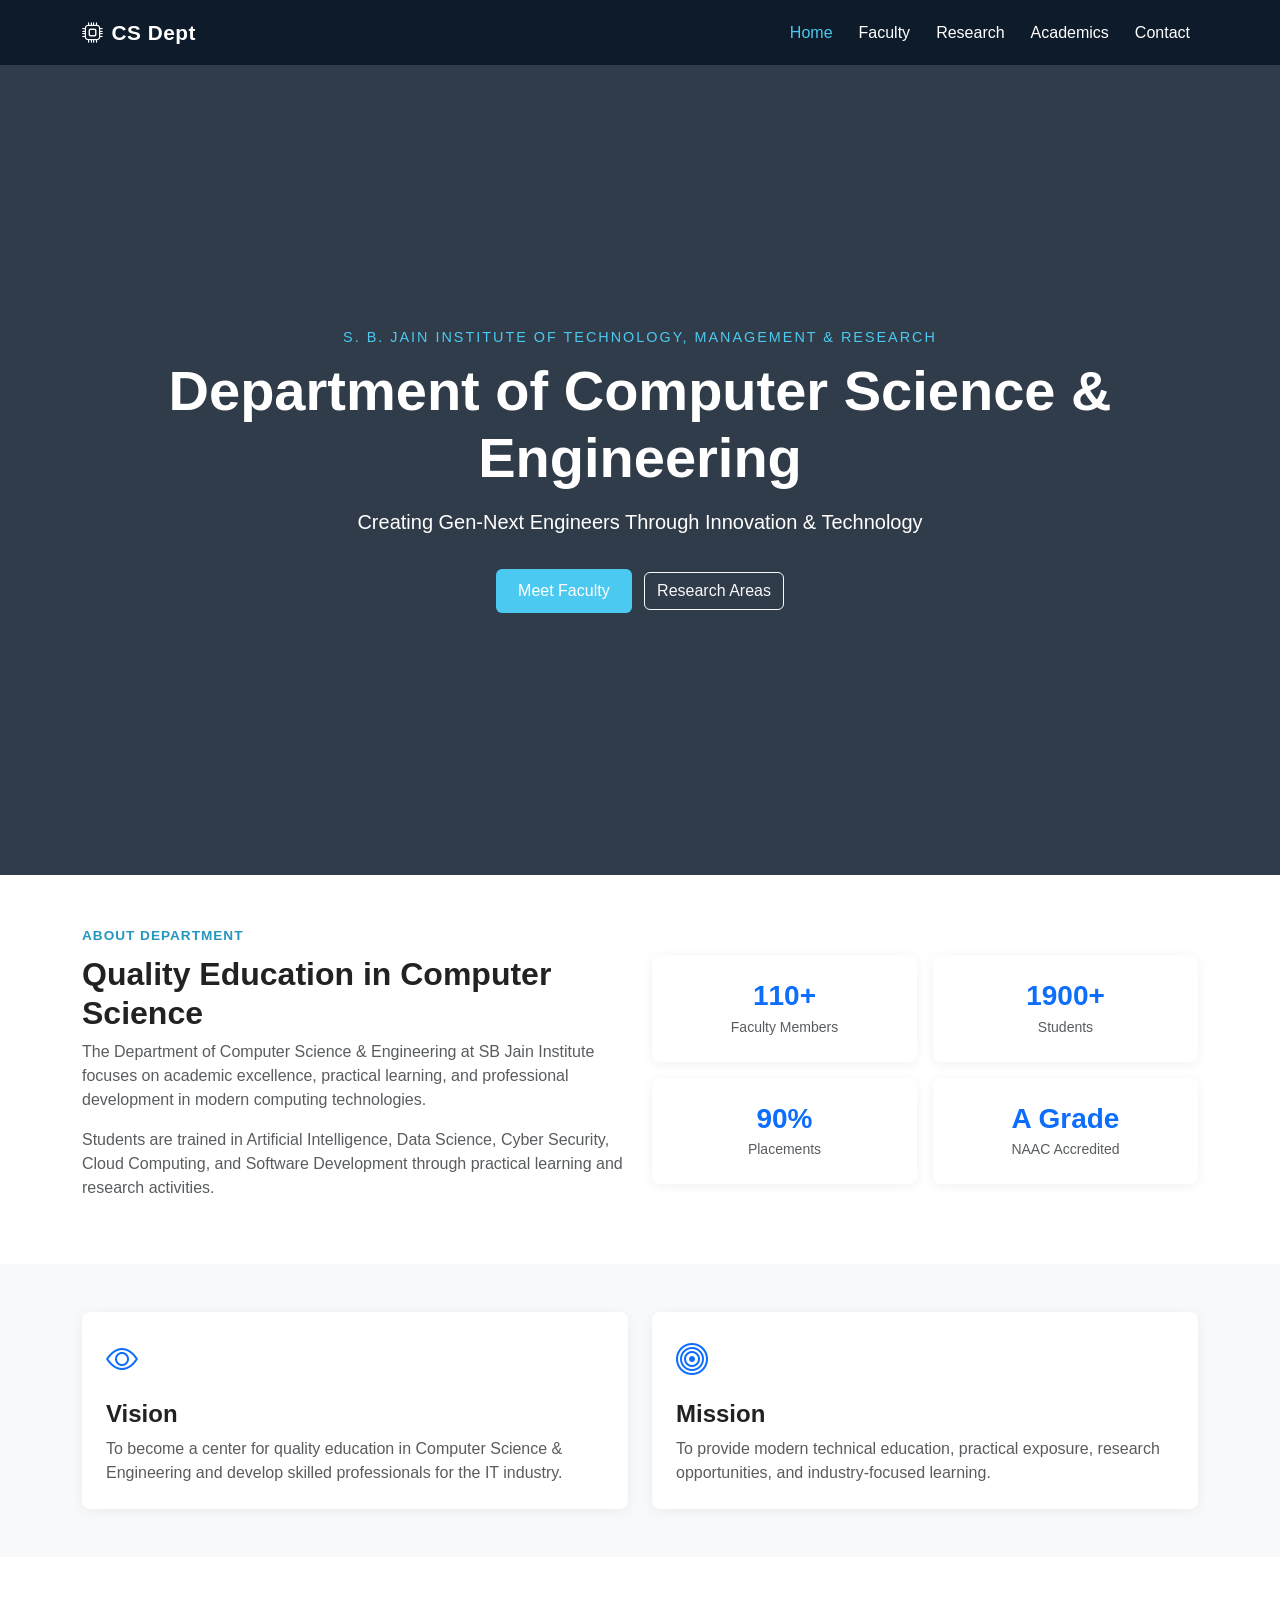
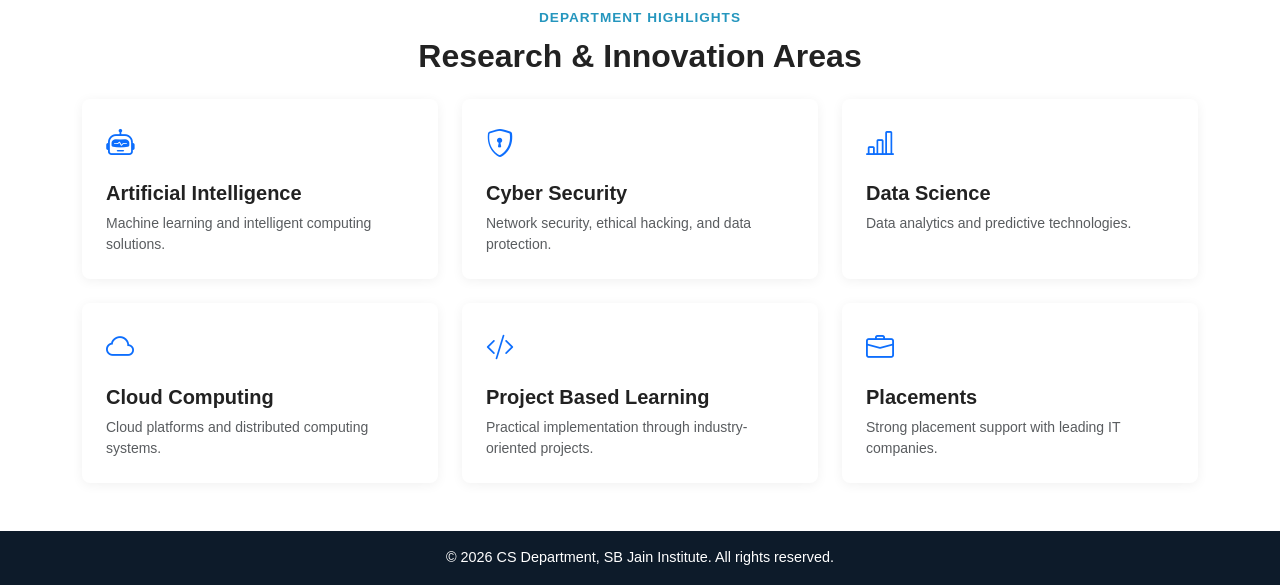
<file: index.html>
<!DOCTYPE html>
<html lang="en">
<head>
<meta charset="UTF-8">
<meta name="viewport" content="width=device-width, initial-scale=1">
<title>CS Department | SB Jain Institute</title>
<link rel="stylesheet" href="https://cdn.jsdelivr.net/npm/bootstrap@5.3.0/dist/css/bootstrap.min.css">
<link rel="stylesheet" href="https://cdn.jsdelivr.net/npm/bootstrap-icons@1.11.0/font/bootstrap-icons.css">
<link rel="stylesheet" href="style.css">
</head>
<body>
<nav class="navbar navbar-expand-lg navbar-dark sticky-top" id="mainNav">
<div class="container">
<a class="navbar-brand fw-bold" href="index.html"><i class="bi bi-cpu me-2"></i>CS Dept</a>
<button class="navbar-toggler" type="button" data-bs-toggle="collapse" data-bs-target="#navMenu">
<span class="navbar-toggler-icon"></span>
</button>
<div class="collapse navbar-collapse" id="navMenu">
<ul class="navbar-nav ms-auto">
<li class="nav-item"><a class="nav-link active" href="index.html">Home</a></li>
<li class="nav-item"><a class="nav-link" href="faculty.html">Faculty</a></li>
<li class="nav-item"><a class="nav-link" href="research.html">Research</a></li>
<li class="nav-item"><a class="nav-link" href="academics.html">Academics</a></li>
<li class="nav-item"><a class="nav-link" href="contact.html">Contact</a></li>
</ul>
</div>
</div>
</nav>
<header class="hero d-flex align-items-center">
<div class="container text-white text-center">
<p class="dept-label mb-2">S. B. Jain Institute of Technology, Management & Research</p>
<h1 class="display-4 fw-bold">Department of Computer Science & Engineering</h1>
<p class="lead mt-3">Creating Gen-Next Engineers Through Innovation & Technology</p>
<a href="faculty.html" class="btn btn-accent mt-3 me-2">Meet Faculty</a>
<a href="research.html" class="btn btn-outline-light mt-3">Research Areas</a>
</div>
</header>
<section class="py-5 bg-white">
<div class="container">
<div class="row align-items-center g-4">
<div class="col-lg-6">
<span class="section-tag">About Department</span>
<h2 class="fw-bold mt-2">Quality Education in Computer Science</h2>
<p class="text-muted">The Department of Computer Science & Engineering at SB Jain Institute focuses on academic excellence, practical learning, and professional development in modern computing technologies.</p>
<p class="text-muted">Students are trained in Artificial Intelligence, Data Science, Cyber Security, Cloud Computing, and Software Development through practical learning and research activities.</p>
</div>
<div class="col-lg-6">
<div class="row g-3">
<div class="col-6">
<div class="stat-card text-center p-4 rounded-3">
<h3 class="fw-bold text-primary mb-1">110+</h3>
<p class="mb-0 text-muted small">Faculty Members</p>
</div>
</div>
<div class="col-6">
<div class="stat-card text-center p-4 rounded-3">
<h3 class="fw-bold text-primary mb-1">1900+</h3>
<p class="mb-0 text-muted small">Students</p>
</div>
</div>
<div class="col-6">
<div class="stat-card text-center p-4 rounded-3">
<h3 class="fw-bold text-primary mb-1">90%</h3>
<p class="mb-0 text-muted small">Placements</p>
</div>
</div>
<div class="col-6">
<div class="stat-card text-center p-4 rounded-3">
<h3 class="fw-bold text-primary mb-1">A Grade</h3>
<p class="mb-0 text-muted small">NAAC Accredited</p>
</div>
</div>
</div>
</div>
</div>
</div>
</section>
<section class="py-5 bg-light">
<div class="container">
<div class="row g-4">
<div class="col-md-6">
<div class="vm-card p-4 h-100 rounded-3">
<i class="bi bi-eye fs-2 text-primary mb-3 d-block"></i>
<h4 class="fw-bold">Vision</h4>
<p class="text-muted mb-0">To become a center for quality education in Computer Science & Engineering and develop skilled professionals for the IT industry.</p>
</div>
</div>
<div class="col-md-6">
<div class="vm-card p-4 h-100 rounded-3">
<i class="bi bi-bullseye fs-2 text-primary mb-3 d-block"></i>
<h4 class="fw-bold">Mission</h4>
<p class="text-muted mb-0">To provide modern technical education, practical exposure, research opportunities, and industry-focused learning.</p>
</div>
</div>
</div>
</div>
</section>
<section class="py-5 bg-white">
<div class="container">
<div class="text-center mb-4">
<span class="section-tag">Department Highlights</span>
<h2 class="fw-bold mt-2">Research & Innovation Areas</h2>
</div>
<div class="row g-4">
<div class="col-md-4 col-sm-6">
<div class="highlight-card p-4 rounded-3 h-100">
<i class="bi bi-robot fs-3 text-primary mb-3 d-block"></i>
<h5 class="fw-bold">Artificial Intelligence</h5>
<p class="text-muted small mb-0">Machine learning and intelligent computing solutions.</p>
</div>
</div>
<div class="col-md-4 col-sm-6">
<div class="highlight-card p-4 rounded-3 h-100">
<i class="bi bi-shield-lock fs-3 text-primary mb-3 d-block"></i>
<h5 class="fw-bold">Cyber Security</h5>
<p class="text-muted small mb-0">Network security, ethical hacking, and data protection.</p>
</div>
</div>
<div class="col-md-4 col-sm-6">
<div class="highlight-card p-4 rounded-3 h-100">
<i class="bi bi-bar-chart-line fs-3 text-primary mb-3 d-block"></i>
<h5 class="fw-bold">Data Science</h5>
<p class="text-muted small mb-0">Data analytics and predictive technologies.</p>
</div>
</div>
<div class="col-md-4 col-sm-6">
<div class="highlight-card p-4 rounded-3 h-100">
<i class="bi bi-cloud fs-3 text-primary mb-3 d-block"></i>
<h5 class="fw-bold">Cloud Computing</h5>
<p class="text-muted small mb-0">Cloud platforms and distributed computing systems.</p>
</div>
</div>
<div class="col-md-4 col-sm-6">
<div class="highlight-card p-4 rounded-3 h-100">
<i class="bi bi-code-slash fs-3 text-primary mb-3 d-block"></i>
<h5 class="fw-bold">Project Based Learning</h5>
<p class="text-muted small mb-0">Practical implementation through industry-oriented projects.</p>
</div>
</div>
<div class="col-md-4 col-sm-6">
<div class="highlight-card p-4 rounded-3 h-100">
<i class="bi bi-briefcase fs-3 text-primary mb-3 d-block"></i>
<h5 class="fw-bold">Placements</h5>
<p class="text-muted small mb-0">Strong placement support with leading IT companies.</p>
</div>
</div>
</div>
</div>
</section>
<footer class="footer text-white py-3 text-center">
<p class="mb-0">© 2026 CS Department, SB Jain Institute. All rights reserved.</p>
</footer>
<script src="https://cdn.jsdelivr.net/npm/bootstrap@5.3.0/dist/js/bootstrap.bundle.min.js"></script>
<script src="script.js"></script>
</body>
</html>
</file>
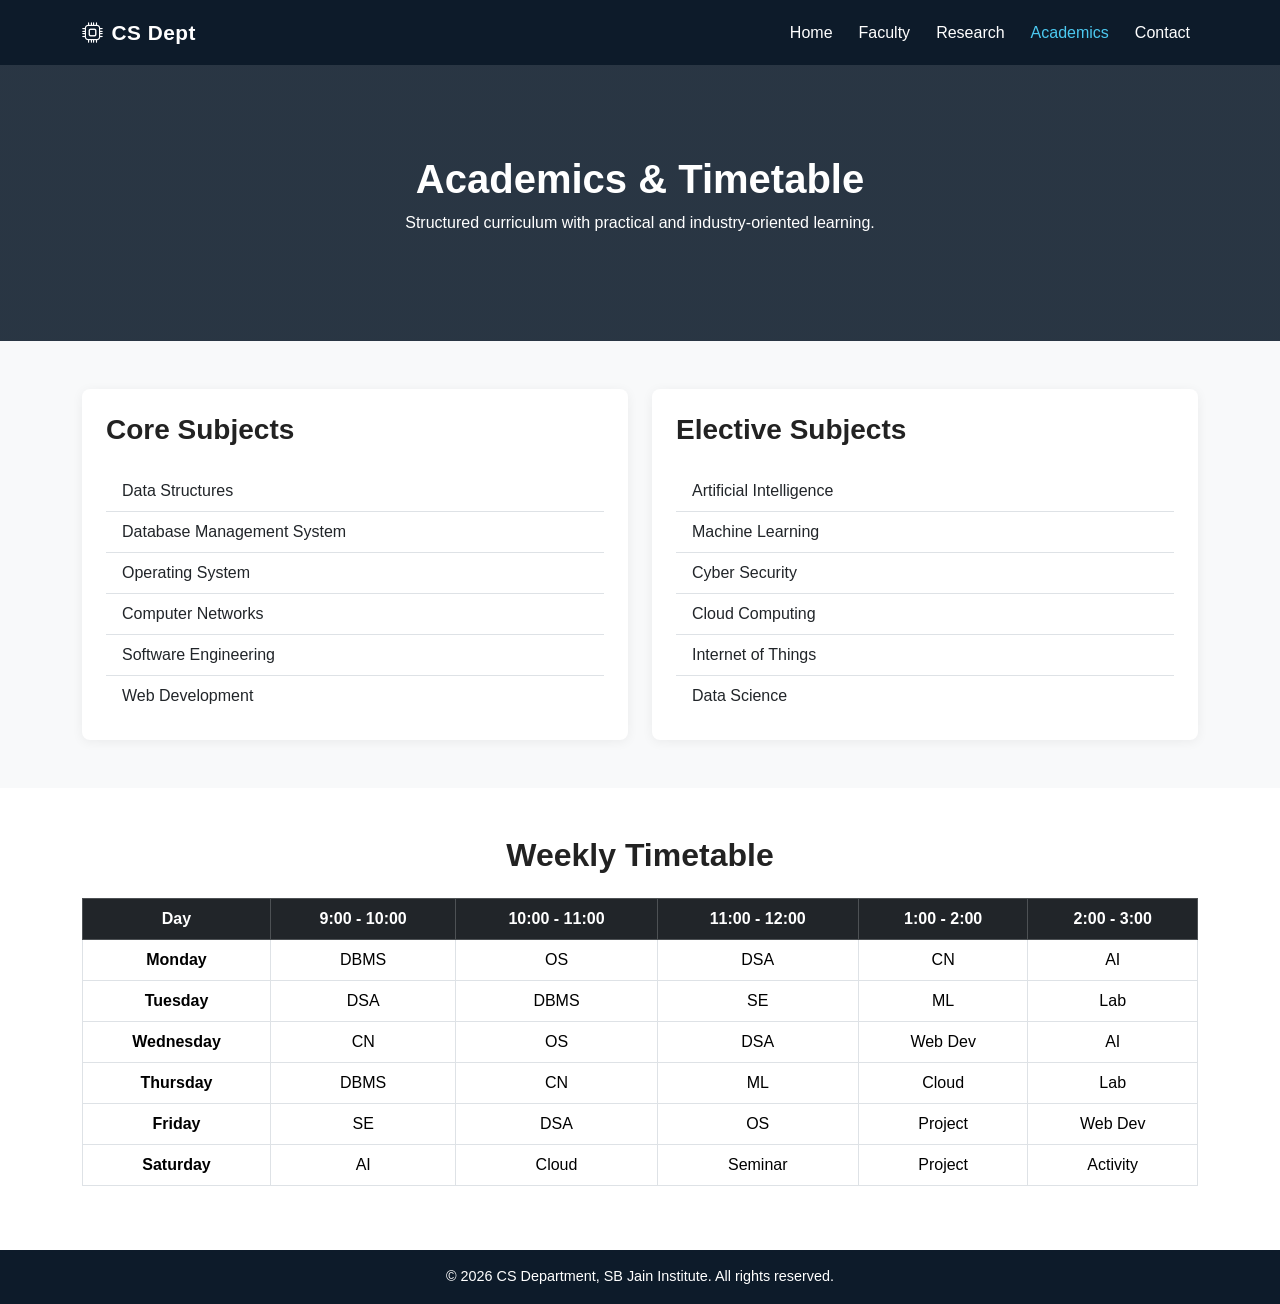
<file: academics.html>
<!DOCTYPE html>
<html lang="en">
<head>
<meta charset="UTF-8">
<meta name="viewport" content="width=device-width, initial-scale=1">
<title>Academics | SB Jain Institute</title>
<link rel="stylesheet" href="https://cdn.jsdelivr.net/npm/bootstrap@5.3.0/dist/css/bootstrap.min.css">
<link rel="stylesheet" href="https://cdn.jsdelivr.net/npm/bootstrap-icons@1.11.0/font/bootstrap-icons.css">
<link rel="stylesheet" href="style.css">
</head>
<body>
<nav class="navbar navbar-expand-lg navbar-dark sticky-top" id="mainNav">
<div class="container">
<a class="navbar-brand fw-bold" href="index.html"><i class="bi bi-cpu me-2"></i>CS Dept</a>
<button class="navbar-toggler" type="button" data-bs-toggle="collapse" data-bs-target="#navMenu">
<span class="navbar-toggler-icon"></span>
</button>
<div class="collapse navbar-collapse" id="navMenu">
<ul class="navbar-nav ms-auto">
<li class="nav-item"><a class="nav-link" href="index.html">Home</a></li>
<li class="nav-item"><a class="nav-link" href="faculty.html">Faculty</a></li>
<li class="nav-item"><a class="nav-link" href="research.html">Research</a></li>
<li class="nav-item"><a class="nav-link active" href="academics.html">Academics</a></li>
<li class="nav-item"><a class="nav-link" href="contact.html">Contact</a></li>
</ul>
</div>
</div>
</nav>
<header class="page-banner text-white text-center">
<div class="container">
<h1 class="fw-bold">Academics & Timetable</h1>
<p class="mt-2">Structured curriculum with practical and industry-oriented learning.</p>
</div>
</header>
<section class="py-5 bg-light">
<div class="container">
<div class="row g-4">
<div class="col-lg-6">
<div class="stat-card p-4 rounded-3 h-100">
<h3 class="fw-bold mb-4">Core Subjects</h3>
<ul class="list-group list-group-flush">
<li class="list-group-item">Data Structures</li>
<li class="list-group-item">Database Management System</li>
<li class="list-group-item">Operating System</li>
<li class="list-group-item">Computer Networks</li>
<li class="list-group-item">Software Engineering</li>
<li class="list-group-item">Web Development</li>
</ul>
</div>
</div>
<div class="col-lg-6">
<div class="stat-card p-4 rounded-3 h-100">
<h3 class="fw-bold mb-4">Elective Subjects</h3>
<ul class="list-group list-group-flush">
<li class="list-group-item">Artificial Intelligence</li>
<li class="list-group-item">Machine Learning</li>
<li class="list-group-item">Cyber Security</li>
<li class="list-group-item">Cloud Computing</li>
<li class="list-group-item">Internet of Things</li>
<li class="list-group-item">Data Science</li>
</ul>
</div>
</div>
</div>
</div>
</section>
<section class="py-5 bg-white">
<div class="container">
<h2 class="fw-bold text-center mb-4">Weekly Timetable</h2>
<div class="table-responsive">
<table class="table table-bordered table-hover text-center align-middle">
<thead class="table-dark">
<tr>
<th>Day</th>
<th>9:00 - 10:00</th>
<th>10:00 - 11:00</th>
<th>11:00 - 12:00</th>
<th>1:00 - 2:00</th>
<th>2:00 - 3:00</th>
</tr>
</thead>
<tbody>
<tr>
<td class="fw-bold">Monday</td>
<td>DBMS</td>
<td>OS</td>
<td>DSA</td>
<td>CN</td>
<td>AI</td>
</tr>
<tr>
<td class="fw-bold">Tuesday</td>
<td>DSA</td>
<td>DBMS</td>
<td>SE</td>
<td>ML</td>
<td>Lab</td>
</tr>
<tr>
<td class="fw-bold">Wednesday</td>
<td>CN</td>
<td>OS</td>
<td>DSA</td>
<td>Web Dev</td>
<td>AI</td>
</tr>
<tr>
<td class="fw-bold">Thursday</td>
<td>DBMS</td>
<td>CN</td>
<td>ML</td>
<td>Cloud</td>
<td>Lab</td>
</tr>
<tr>
<td class="fw-bold">Friday</td>
<td>SE</td>
<td>DSA</td>
<td>OS</td>
<td>Project</td>
<td>Web Dev</td>
</tr>
<tr>
<td class="fw-bold">Saturday</td>
<td>AI</td>
<td>Cloud</td>
<td>Seminar</td>
<td>Project</td>
<td>Activity</td>
</tr>
</tbody>
</table>
</div>
</div>
</section>
<footer class="footer text-white py-3 text-center">
<p class="mb-0">© 2026 CS Department, SB Jain Institute. All rights reserved.</p>
</footer>
<script src="https://cdn.jsdelivr.net/npm/bootstrap@5.3.0/dist/js/bootstrap.bundle.min.js"></script>
<script src="script.js"></script>
</body>
</html>
</file>
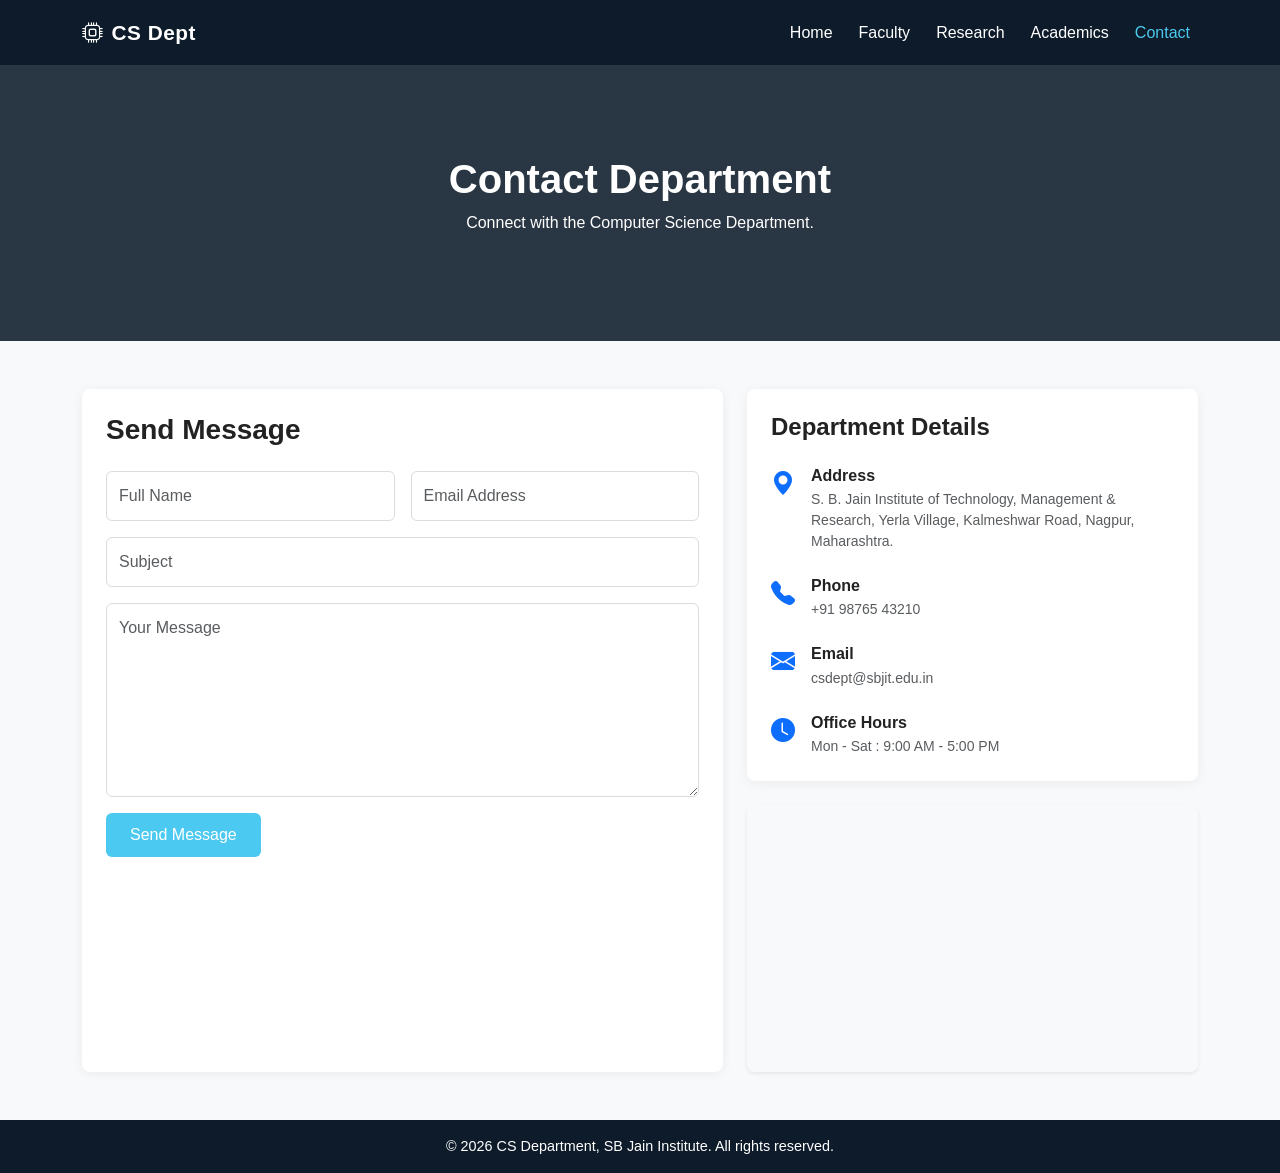
<file: contact.html>
<!DOCTYPE html>
<html lang="en">
<head>
<meta charset="UTF-8">
<meta name="viewport" content="width=device-width, initial-scale=1">
<title>Contact | SB Jain Institute</title>
<link rel="stylesheet" href="https://cdn.jsdelivr.net/npm/bootstrap@5.3.0/dist/css/bootstrap.min.css">
<link rel="stylesheet" href="https://cdn.jsdelivr.net/npm/bootstrap-icons@1.11.0/font/bootstrap-icons.css">
<link rel="stylesheet" href="style.css">
</head>
<body>
<nav class="navbar navbar-expand-lg navbar-dark sticky-top" id="mainNav">
<div class="container">
<a class="navbar-brand fw-bold" href="index.html"><i class="bi bi-cpu me-2"></i>CS Dept</a>
<button class="navbar-toggler" type="button" data-bs-toggle="collapse" data-bs-target="#navMenu">
<span class="navbar-toggler-icon"></span>
</button>
<div class="collapse navbar-collapse" id="navMenu">
<ul class="navbar-nav ms-auto">
<li class="nav-item"><a class="nav-link" href="index.html">Home</a></li>
<li class="nav-item"><a class="nav-link" href="faculty.html">Faculty</a></li>
<li class="nav-item"><a class="nav-link" href="research.html">Research</a></li>
<li class="nav-item"><a class="nav-link" href="academics.html">Academics</a></li>
<li class="nav-item"><a class="nav-link active" href="contact.html">Contact</a></li>
</ul>
</div>
</div>
</nav>
<header class="page-banner text-white text-center">
<div class="container">
<h1 class="fw-bold">Contact Department</h1>
<p class="mt-2">Connect with the Computer Science Department.</p>
</div>
</header>
<section class="py-5 bg-light">
<div class="container">
<div class="row g-4">

<div class="col-lg-7">
<div class="contact-form p-4 rounded-3 h-100">
<h3 class="fw-bold mb-4">Send Message</h3>
<form id="contactForm">
<div class="row g-3">
<div class="col-md-6">
<input type="text" class="form-control" id="name" placeholder="Full Name">
</div>
<div class="col-md-6">
<input type="email" class="form-control" id="email" placeholder="Email Address">
</div>
<div class="col-12">
<input type="text" class="form-control" id="subject" placeholder="Subject">
</div>
<div class="col-12">
<textarea class="form-control" id="message" rows="7" placeholder="Your Message"></textarea>
</div>
<div class="col-12">
<button type="submit" class="btn btn-accent px-4">Send Message</button>
</div>
</div>
</form>
<div id="formMsg" class="mt-3"></div>
</div>
</div>

<div class="col-lg-5">
<div class="contact-info p-4 rounded-3 mb-4">
<h4 class="fw-bold mb-4">Department Details</h4>

<div class="d-flex mb-4">
<i class="bi bi-geo-alt-fill fs-4 text-primary me-3"></i>
<div>
<h6 class="fw-bold mb-1">Address</h6>
<p class="text-muted small mb-0">S. B. Jain Institute of Technology, Management & Research, Yerla Village, Kalmeshwar Road, Nagpur, Maharashtra.</p>
</div>
</div>

<div class="d-flex mb-4">
<i class="bi bi-telephone-fill fs-4 text-primary me-3"></i>
<div>
<h6 class="fw-bold mb-1">Phone</h6>
<p class="text-muted small mb-0">+91 98765 43210</p>
</div>
</div>

<div class="d-flex mb-4">
<i class="bi bi-envelope-fill fs-4 text-primary me-3"></i>
<div>
<h6 class="fw-bold mb-1">Email</h6>
<p class="text-muted small mb-0">csdept@sbjit.edu.in</p>
</div>
</div>

<div class="d-flex">
<i class="bi bi-clock-fill fs-4 text-primary me-3"></i>
<div>
<h6 class="fw-bold mb-1">Office Hours</h6>
<p class="text-muted small mb-0">Mon - Sat : 9:00 AM - 5:00 PM</p>
</div>
</div>

</div>

<div class="rounded-3 overflow-hidden shadow-sm">
<iframe src="https://maps.google.com/maps?q=SB%20Jain%20Institute%20Nagpur&t=&z=15&ie=UTF8&iwloc=&output=embed" width="100%" height="260" style="border:0;" allowfullscreen loading="lazy"></iframe>
</div>

</div>

</div>
</div>
</section>
<footer class="footer text-white py-3 text-center">
<p class="mb-0">© 2026 CS Department, SB Jain Institute. All rights reserved.</p>
</footer>
<script src="https://cdn.jsdelivr.net/npm/bootstrap@5.3.0/dist/js/bootstrap.bundle.min.js"></script>
<script src="script.js"></script>
</body>
</html>
</file>
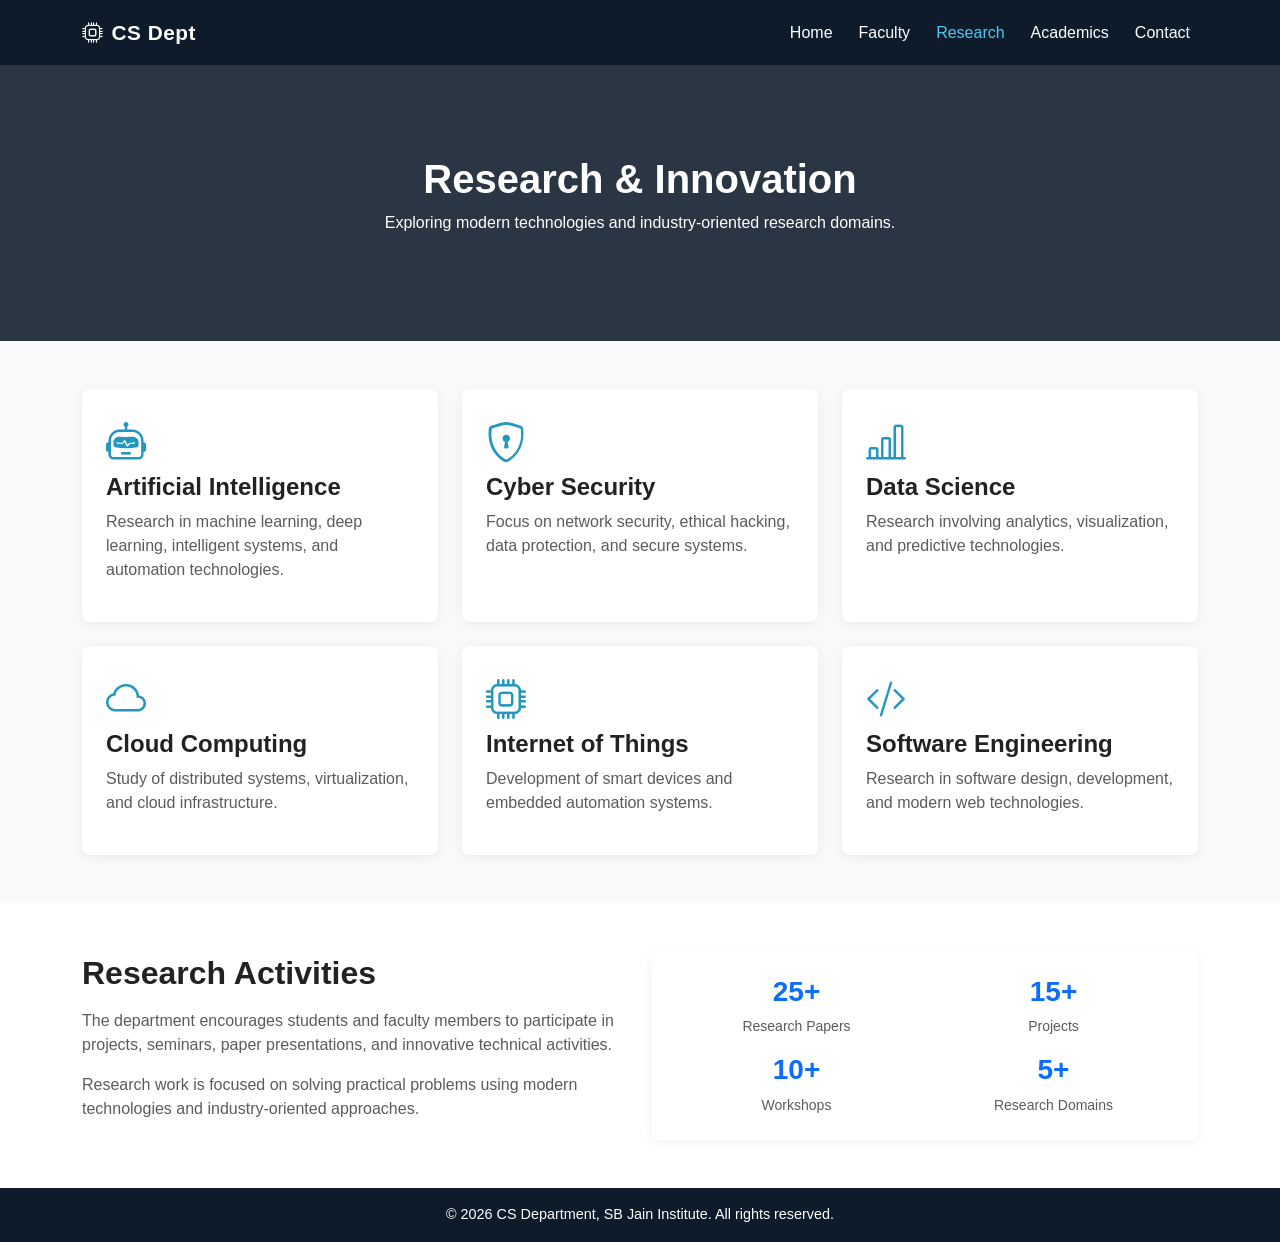
<file: research.html>
<!DOCTYPE html>
<html lang="en">
<head>
<meta charset="UTF-8">
<meta name="viewport" content="width=device-width, initial-scale=1">
<title>Research | SB Jain Institute</title>
<link rel="stylesheet" href="https://cdn.jsdelivr.net/npm/bootstrap@5.3.0/dist/css/bootstrap.min.css">
<link rel="stylesheet" href="https://cdn.jsdelivr.net/npm/bootstrap-icons@1.11.0/font/bootstrap-icons.css">
<link rel="stylesheet" href="style.css">
</head>
<body>
<nav class="navbar navbar-expand-lg navbar-dark sticky-top" id="mainNav">
<div class="container">
<a class="navbar-brand fw-bold" href="index.html"><i class="bi bi-cpu me-2"></i>CS Dept</a>
<button class="navbar-toggler" type="button" data-bs-toggle="collapse" data-bs-target="#navMenu">
<span class="navbar-toggler-icon"></span>
</button>
<div class="collapse navbar-collapse" id="navMenu">
<ul class="navbar-nav ms-auto">
<li class="nav-item"><a class="nav-link" href="index.html">Home</a></li>
<li class="nav-item"><a class="nav-link" href="faculty.html">Faculty</a></li>
<li class="nav-item"><a class="nav-link active" href="research.html">Research</a></li>
<li class="nav-item"><a class="nav-link" href="academics.html">Academics</a></li>
<li class="nav-item"><a class="nav-link" href="contact.html">Contact</a></li>
</ul>
</div>
</div>
</nav>
<header class="page-banner text-white text-center">
<div class="container">
<h1 class="fw-bold">Research & Innovation</h1>
<p class="mt-2">Exploring modern technologies and industry-oriented research domains.</p>
</div>
</header>
<section class="py-5 bg-light">
<div class="container">
<div class="row g-4">
<div class="col-lg-4 col-md-6">
<div class="highlight-card p-4 rounded-3 h-100">
<i class="bi bi-robot fs-1 mb-3"></i>
<h4 class="fw-bold">Artificial Intelligence</h4>
<p class="text-muted">Research in machine learning, deep learning, intelligent systems, and automation technologies.</p>
</div>
</div>
<div class="col-lg-4 col-md-6">
<div class="highlight-card p-4 rounded-3 h-100">
<i class="bi bi-shield-lock fs-1 mb-3"></i>
<h4 class="fw-bold">Cyber Security</h4>
<p class="text-muted">Focus on network security, ethical hacking, data protection, and secure systems.</p>
</div>
</div>
<div class="col-lg-4 col-md-6">
<div class="highlight-card p-4 rounded-3 h-100">
<i class="bi bi-bar-chart-line fs-1 mb-3"></i>
<h4 class="fw-bold">Data Science</h4>
<p class="text-muted">Research involving analytics, visualization, and predictive technologies.</p>
</div>
</div>
<div class="col-lg-4 col-md-6">
<div class="highlight-card p-4 rounded-3 h-100">
<i class="bi bi-cloud fs-1 mb-3"></i>
<h4 class="fw-bold">Cloud Computing</h4>
<p class="text-muted">Study of distributed systems, virtualization, and cloud infrastructure.</p>
</div>
</div>
<div class="col-lg-4 col-md-6">
<div class="highlight-card p-4 rounded-3 h-100">
<i class="bi bi-cpu fs-1 mb-3"></i>
<h4 class="fw-bold">Internet of Things</h4>
<p class="text-muted">Development of smart devices and embedded automation systems.</p>
</div>
</div>
<div class="col-lg-4 col-md-6">
<div class="highlight-card p-4 rounded-3 h-100">
<i class="bi bi-code-slash fs-1 mb-3"></i>
<h4 class="fw-bold">Software Engineering</h4>
<p class="text-muted">Research in software design, development, and modern web technologies.</p>
</div>
</div>
</div>
</div>
</section>
<section class="py-5 bg-white">
<div class="container">
<div class="row g-4 align-items-center">
<div class="col-lg-6">
<h2 class="fw-bold mb-3">Research Activities</h2>
<p class="text-muted">The department encourages students and faculty members to participate in projects, seminars, paper presentations, and innovative technical activities.</p>
<p class="text-muted">Research work is focused on solving practical problems using modern technologies and industry-oriented approaches.</p>
</div>
<div class="col-lg-6">
<div class="stat-card p-4 rounded-3">
<div class="row text-center g-3">
<div class="col-6">
<h3 class="fw-bold text-primary">25+</h3>
<p class="small text-muted mb-0">Research Papers</p>
</div>
<div class="col-6">
<h3 class="fw-bold text-primary">15+</h3>
<p class="small text-muted mb-0">Projects</p>
</div>
<div class="col-6">
<h3 class="fw-bold text-primary">10+</h3>
<p class="small text-muted mb-0">Workshops</p>
</div>
<div class="col-6">
<h3 class="fw-bold text-primary">5+</h3>
<p class="small text-muted mb-0">Research Domains</p>
</div>
</div>
</div>
</div>
</div>
</div>
</section>
<footer class="footer text-white py-3 text-center">
<p class="mb-0">© 2026 CS Department, SB Jain Institute. All rights reserved.</p>
</footer>
<script src="https://cdn.jsdelivr.net/npm/bootstrap@5.3.0/dist/js/bootstrap.bundle.min.js"></script>
<script src="script.js"></script>
</body>
</html>
</file>
<file: style.css>
body{
font-family:'Poppins',sans-serif;
background:#f5f7fb;
color:#222;
scroll-behavior:smooth;
}
.navbar{
background:#0d1b2a;
padding:12px 0;
}
.navbar-brand{
font-size:1.3rem;
letter-spacing:.5px;
}
.nav-link{
color:#fff!important;
margin-left:10px;
transition:.3s;
}
.nav-link:hover,
.nav-link.active{
color:#4cc9f0!important;
}
.hero{
min-height:90vh;
background:linear-gradient(rgba(13,27,42,.85),rgba(13,27,42,.85)),url('https://images.unsplash.com/photo-1523050854058-8df90110c9f1?q=80&w=1400&auto=format&fit=crop');
background-size:cover;
background-position:center;
}
.dept-label{
font-size:.9rem;
letter-spacing:2px;
text-transform:uppercase;
color:#4cc9f0;
}
.btn-accent{
background:#4cc9f0;
color:#fff;
border:none;
padding:10px 22px;
border-radius:6px;
transition:.3s;
}
.btn-accent:hover{
background:#2596be;
color:#fff;
}
.section-tag{
font-size:.85rem;
font-weight:600;
text-transform:uppercase;
color:#2596be;
letter-spacing:1px;
}
.stat-card,
.vm-card,
.highlight-card,
.fac-card,
.contact-info,
.contact-form{
background:#fff;
box-shadow:0 2px 12px rgba(0,0,0,.06);
transition:.3s;
}
.stat-card:hover,
.highlight-card:hover,
.fac-card:hover{
transform:translateY(-5px);
}
.page-banner{
background:linear-gradient(rgba(13,27,42,.88),rgba(13,27,42,.88)),url('https://images.unsplash.com/photo-1498243691581-b145c3f54a5a?q=80&w=1400&auto=format&fit=crop');
background-size:cover;
background-position:center;
padding:90px 0;
}
.fac-img{
height:260px;
object-fit:contain;
background:#fff;
padding:10px;
}
.table td{
vertical-align:middle;
}
.highlight-card i,
.vm-card i{
color:#2596be;
}
.contact-form input,
.contact-form textarea{
padding:12px;
border-radius:6px;
border:1px solid #dcdcdc;
}
.contact-form input:focus,
.contact-form textarea:focus{
box-shadow:none;
border-color:#2596be;
}
.footer{
background:#0d1b2a;
font-size:.9rem;
}
@media(max-width:768px){
.hero{
padding:80px 0;
text-align:center;
}
.page-banner{
padding:70px 0;
}
.fac-img{
height:220px;
}
}
</file>
